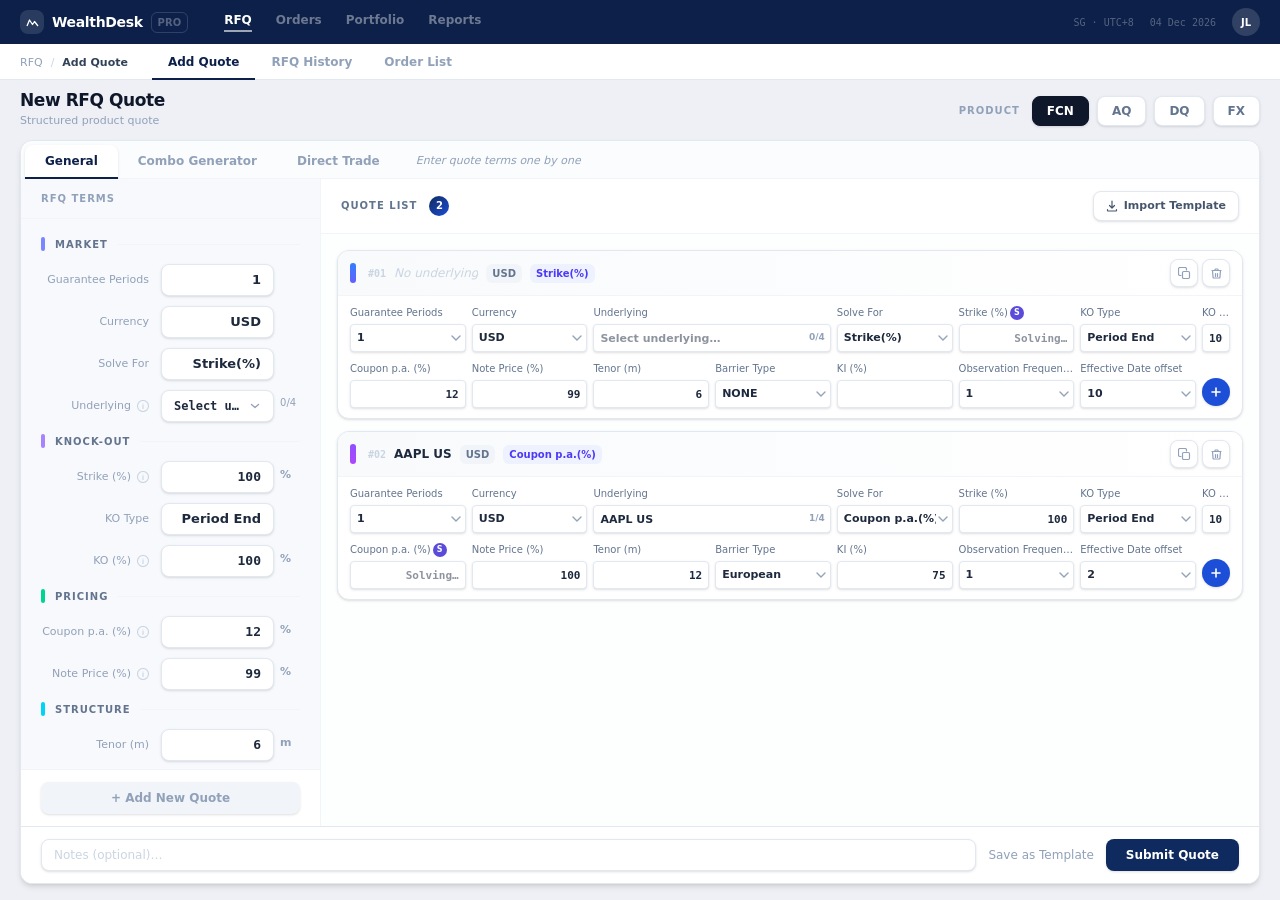
<file: index.html>
<!doctype html>
<html lang="en">
  <head>
    <meta charset="UTF-8" />
    <meta http-equiv="refresh" content="0; url=./New-RFQ-design/" />
    <title>New RFQ Design</title>
  </head>
  <body>
    <a href="./New-RFQ-design/">New RFQ Design</a>
  </body>
</html>
</file>
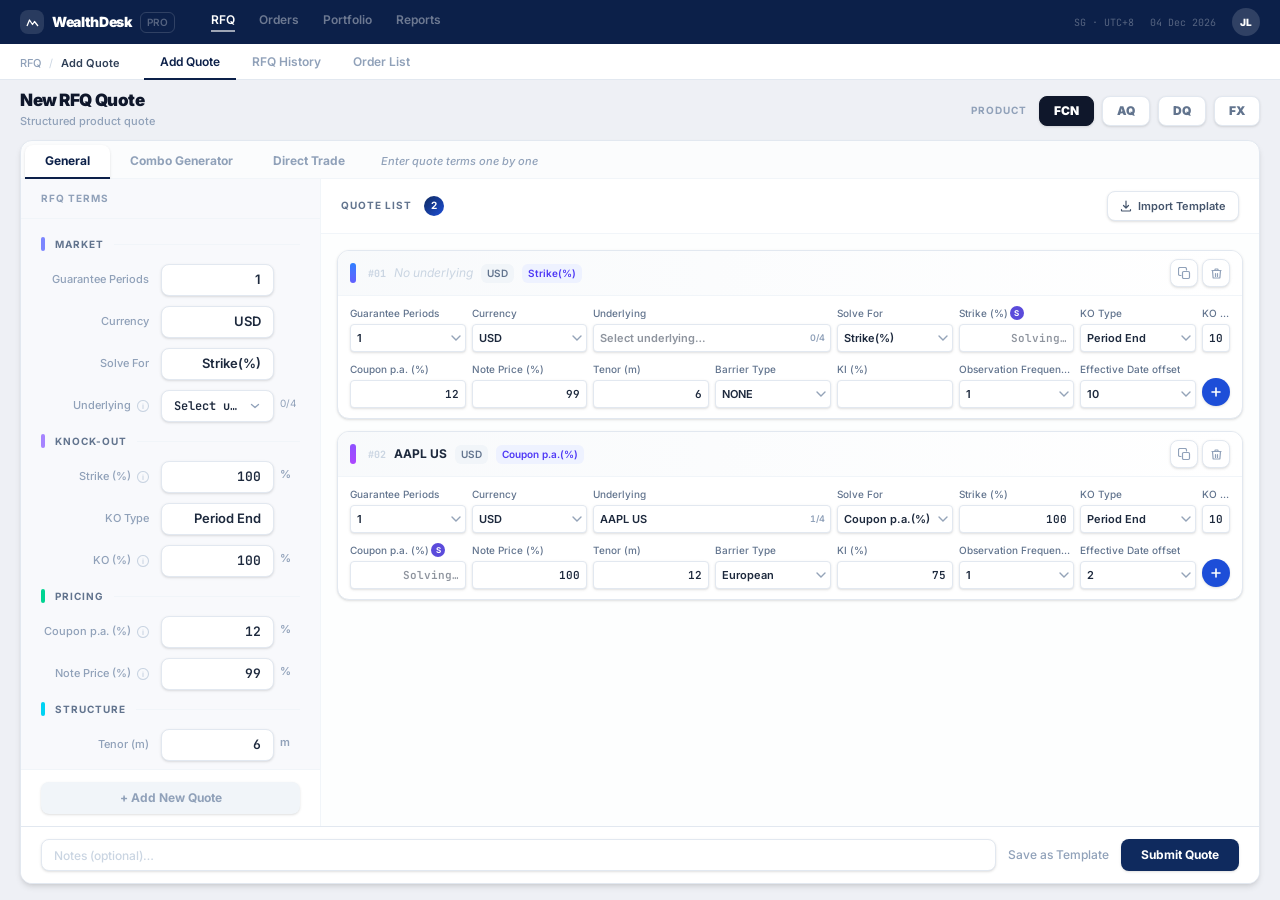
<file: New-RFQ-design/index.html>
<!doctype html>
<html lang="en">
  <head>
    <meta charset="UTF-8" />
    <meta name="viewport" content="width=device-width, initial-scale=1.0" />
    <title>Redesign RFQ Add Enquiry Page</title>
    <script type="module" crossorigin src="/New-RFQ-design/assets/index-Gc_6Q465.js"></script>
    <link rel="stylesheet" crossorigin href="/New-RFQ-design/assets/index-CAKx3Gws.css">
  </head>
  <body>
    <div id="root"></div>
  </body>
</html>
</file>
<file: New-RFQ-design/assets/index-CAKx3Gws.css>
@import "https://fonts.googleapis.com/css2?family=Inter:wght@300;400;500;600;700&display=swap";@import "https://fonts.googleapis.com/css2?family=JetBrains+Mono:wght@400;500&display=swap";@layer components;@layer properties{@supports (((-webkit-hyphens:none)) and (not (margin-trim:inline))) or ((-moz-orient:inline) and (not (color:rgb(from red r g b)))){*,:before,:after,::backdrop{--tw-translate-x:0;--tw-translate-y:0;--tw-translate-z:0;--tw-space-y-reverse:0;--tw-divide-y-reverse:0;--tw-border-style:solid;--tw-gradient-position:initial;--tw-gradient-from:#0000;--tw-gradient-via:#0000;--tw-gradient-to:#0000;--tw-gradient-stops:initial;--tw-gradient-via-stops:initial;--tw-gradient-from-position:0%;--tw-gradient-via-position:50%;--tw-gradient-to-position:100%;--tw-leading:initial;--tw-font-weight:initial;--tw-tracking:initial;--tw-ordinal:initial;--tw-slashed-zero:initial;--tw-numeric-figure:initial;--tw-numeric-spacing:initial;--tw-numeric-fraction:initial;--tw-shadow:0 0 #0000;--tw-shadow-color:initial;--tw-shadow-alpha:100%;--tw-inset-shadow:0 0 #0000;--tw-inset-shadow-color:initial;--tw-inset-shadow-alpha:100%;--tw-ring-color:initial;--tw-ring-shadow:0 0 #0000;--tw-inset-ring-color:initial;--tw-inset-ring-shadow:0 0 #0000;--tw-ring-inset:initial;--tw-ring-offset-width:0px;--tw-ring-offset-color:#fff;--tw-ring-offset-shadow:0 0 #0000;--tw-backdrop-blur:initial;--tw-backdrop-brightness:initial;--tw-backdrop-contrast:initial;--tw-backdrop-grayscale:initial;--tw-backdrop-hue-rotate:initial;--tw-backdrop-invert:initial;--tw-backdrop-opacity:initial;--tw-backdrop-saturate:initial;--tw-backdrop-sepia:initial;--tw-duration:initial;--tw-blur:initial;--tw-brightness:initial;--tw-contrast:initial;--tw-grayscale:initial;--tw-hue-rotate:initial;--tw-invert:initial;--tw-opacity:initial;--tw-saturate:initial;--tw-sepia:initial;--tw-drop-shadow:initial;--tw-drop-shadow-color:initial;--tw-drop-shadow-alpha:100%;--tw-drop-shadow-size:initial}}}@layer theme{:root,:host{--font-sans:"Inter", system-ui, -apple-system, sans-serif;--font-mono:"JetBrains Mono", monospace;--color-red-50:oklch(97.1% .013 17.38);--color-red-300:oklch(80.8% .114 19.571);--color-red-600:oklch(57.7% .245 27.325);--color-orange-500:oklch(70.5% .213 47.604);--color-amber-50:oklch(98.7% .022 95.277);--color-amber-200:oklch(92.4% .12 95.746);--color-amber-300:oklch(87.9% .169 91.605);--color-amber-400:oklch(82.8% .189 84.429);--color-amber-500:oklch(76.9% .188 70.08);--color-amber-600:oklch(66.6% .179 58.318);--color-amber-700:oklch(55.5% .163 48.998);--color-amber-800:oklch(47.3% .137 46.201);--color-emerald-50:oklch(97.9% .021 166.113);--color-emerald-200:oklch(90.5% .093 164.15);--color-emerald-300:oklch(84.5% .143 164.978);--color-emerald-400:oklch(76.5% .177 163.223);--color-emerald-500:oklch(69.6% .17 162.48);--color-emerald-600:oklch(59.6% .145 163.225);--color-emerald-700:oklch(50.8% .118 165.612);--color-emerald-800:oklch(43.2% .095 166.913);--color-teal-500:oklch(70.4% .14 182.503);--color-cyan-400:oklch(78.9% .154 211.53);--color-cyan-500:oklch(71.5% .143 215.221);--color-sky-50:oklch(97.7% .013 236.62);--color-sky-200:oklch(90.1% .058 230.902);--color-sky-700:oklch(50% .134 242.749);--color-blue-50:oklch(97% .014 254.604);--color-blue-100:oklch(93.2% .032 255.585);--color-blue-400:oklch(70.7% .165 254.624);--color-blue-500:oklch(62.3% .214 259.815);--color-blue-700:oklch(48.8% .243 264.376);--color-indigo-50:oklch(96.2% .018 272.314);--color-indigo-100:oklch(93% .034 272.788);--color-indigo-200:oklch(87% .065 274.039);--color-indigo-300:oklch(78.5% .115 274.713);--color-indigo-400:oklch(67.3% .182 276.935);--color-indigo-500:oklch(58.5% .233 277.117);--color-indigo-600:oklch(51.1% .262 276.966);--color-indigo-700:oklch(45.7% .24 277.023);--color-indigo-800:oklch(39.8% .195 277.366);--color-violet-50:oklch(96.9% .016 293.756);--color-violet-200:oklch(89.4% .057 293.283);--color-violet-400:oklch(70.2% .183 293.541);--color-violet-500:oklch(60.6% .25 292.717);--color-violet-600:oklch(54.1% .281 293.009);--color-violet-700:oklch(49.1% .27 292.581);--color-violet-800:oklch(43.2% .232 292.759);--color-purple-500:oklch(62.7% .265 303.9);--color-pink-500:oklch(65.6% .241 354.308);--color-rose-50:oklch(96.9% .015 12.422);--color-rose-100:oklch(94.1% .03 12.58);--color-rose-200:oklch(89.2% .058 10.001);--color-rose-300:oklch(81% .117 11.638);--color-rose-400:oklch(71.2% .194 13.428);--color-rose-500:oklch(64.5% .246 16.439);--color-rose-600:oklch(58.6% .253 17.585);--color-rose-700:oklch(51.4% .222 16.935);--color-slate-50:oklch(98.4% .003 247.858);--color-slate-100:oklch(96.8% .007 247.896);--color-slate-200:oklch(92.9% .013 255.508);--color-slate-300:oklch(86.9% .022 252.894);--color-slate-400:oklch(70.4% .04 256.788);--color-slate-500:oklch(55.4% .046 257.417);--color-slate-600:oklch(44.6% .043 257.281);--color-slate-700:oklch(37.2% .044 257.287);--color-slate-800:oklch(27.9% .041 260.031);--color-slate-900:oklch(20.8% .042 265.755);--color-black:#000;--color-white:#fff;--spacing:.25rem;--container-xs:20rem;--container-sm:24rem;--container-lg:32rem;--text-xs:.75rem;--text-xs--line-height:calc(1 / .75);--text-sm:.875rem;--text-sm--line-height:calc(1.25 / .875);--font-weight-normal:400;--font-weight-medium:500;--font-weight-semibold:600;--font-weight-bold:700;--font-weight-black:900;--tracking-tight:-.025em;--tracking-wider:.05em;--tracking-widest:.1em;--leading-tight:1.25;--leading-snug:1.375;--leading-relaxed:1.625;--radius-md:.375rem;--radius-lg:.5rem;--radius-xl:.75rem;--radius-2xl:1rem;--animate-spin:spin 1s linear infinite;--animate-pulse:pulse 2s cubic-bezier(.4, 0, .6, 1) infinite;--default-transition-duration:.15s;--default-transition-timing-function:cubic-bezier(.4, 0, .2, 1);--default-font-family:"Inter", system-ui, -apple-system, sans-serif;--default-mono-font-family:"JetBrains Mono", monospace;--color-background:#f2f3f5;--color-foreground:#0f1929}}@layer base{*,:after,:before,::backdrop{box-sizing:border-box;border:0 solid;margin:0;padding:0}::file-selector-button{box-sizing:border-box;border:0 solid;margin:0;padding:0}html,:host{-webkit-text-size-adjust:100%;tab-size:4;line-height:1.5;font-family:var(--default-font-family,-apple-system, BlinkMacSystemFont, "Segoe UI", Roboto, "Helvetica Neue", "Noto Sans", Arial, sans-serif, "Apple Color Emoji", "Segoe UI Emoji", "Segoe UI Symbol", "Noto Color Emoji");font-feature-settings:var(--default-font-feature-settings,normal);font-variation-settings:var(--default-font-variation-settings,normal);-webkit-tap-highlight-color:transparent}hr{height:0;color:inherit;border-top-width:1px}abbr:where([title]){-webkit-text-decoration:underline dotted;text-decoration:underline dotted}h1,h2,h3,h4,h5,h6{font-size:inherit;font-weight:inherit}a{color:inherit;-webkit-text-decoration:inherit;-webkit-text-decoration:inherit;-webkit-text-decoration:inherit;-webkit-text-decoration:inherit;text-decoration:inherit}b,strong{font-weight:bolder}code,kbd,samp,pre{font-family:var(--default-mono-font-family,ui-monospace, SFMono-Regular, Menlo, Monaco, Consolas, "Liberation Mono", "Courier New", monospace);font-feature-settings:var(--default-mono-font-feature-settings,normal);font-variation-settings:var(--default-mono-font-variation-settings,normal);font-size:1em}small{font-size:80%}sub,sup{vertical-align:baseline;font-size:75%;line-height:0;position:relative}sub{bottom:-.25em}sup{top:-.5em}table{text-indent:0;border-color:inherit;border-collapse:collapse}:-moz-focusring:where(:not(iframe)){outline:auto}progress{vertical-align:baseline}summary{display:list-item}ol,ul,menu{list-style:none}img,svg,video,canvas,audio,iframe,embed,object{vertical-align:middle;display:block}img,video{max-width:100%;height:auto}button,input,select,optgroup,textarea{font:inherit;font-feature-settings:inherit;font-variation-settings:inherit;letter-spacing:inherit;color:inherit;opacity:1;background-color:#0000;border-radius:0}::file-selector-button{font:inherit;font-feature-settings:inherit;font-variation-settings:inherit;letter-spacing:inherit;color:inherit;opacity:1;background-color:#0000;border-radius:0}:where(select:is([multiple],[size])) optgroup{font-weight:bolder}:where(select:is([multiple],[size])) optgroup option{padding-inline-start:20px}::file-selector-button{margin-inline-end:4px}::placeholder{opacity:1}@supports (not ((-webkit-appearance:-apple-pay-button))) or (contain-intrinsic-size:1px){::placeholder{color:currentColor}@supports (color:color-mix(in lab, red, red)){::placeholder{color:color-mix(in oklab, currentcolor 50%, transparent)}}}textarea{resize:vertical}::-webkit-search-decoration{-webkit-appearance:none}::-webkit-date-and-time-value{min-height:1lh;text-align:inherit}::-webkit-datetime-edit{display:inline-flex}::-webkit-datetime-edit-fields-wrapper{padding:0}::-webkit-datetime-edit{padding-block:0}::-webkit-datetime-edit-year-field{padding-block:0}::-webkit-datetime-edit-month-field{padding-block:0}::-webkit-datetime-edit-day-field{padding-block:0}::-webkit-datetime-edit-hour-field{padding-block:0}::-webkit-datetime-edit-minute-field{padding-block:0}::-webkit-datetime-edit-second-field{padding-block:0}::-webkit-datetime-edit-millisecond-field{padding-block:0}::-webkit-datetime-edit-meridiem-field{padding-block:0}::-webkit-calendar-picker-indicator{line-height:1}:-moz-ui-invalid{box-shadow:none}button,input:where([type=button],[type=reset],[type=submit]){appearance:button}::file-selector-button{appearance:button}::-webkit-inner-spin-button{height:auto}::-webkit-outer-spin-button{height:auto}[hidden]:where(:not([hidden=until-found])){display:none!important}}@layer utilities{.pointer-events-none{pointer-events:none}.absolute{position:absolute}.fixed{position:fixed}.relative{position:relative}.inset-0{inset:0}.top-1\/2{top:50%}.top-full{top:100%}.right-0{right:0}.right-1\.5{right:calc(var(--spacing) * 1.5)}.right-2{right:calc(var(--spacing) * 2)}.bottom-full{bottom:100%}.z-50{z-index:50}.col-span-2{grid-column:span 2/span 2}.col-span-full{grid-column:1/-1}.mx-1{margin-inline:var(--spacing)}.mx-4{margin-inline:calc(var(--spacing) * 4)}.mx-5{margin-inline:calc(var(--spacing) * 5)}.mx-auto{margin-inline:auto}.mt-0\.5{margin-top:calc(var(--spacing) * .5)}.mt-1{margin-top:var(--spacing)}.mt-1\.5{margin-top:calc(var(--spacing) * 1.5)}.mt-2{margin-top:calc(var(--spacing) * 2)}.mt-2\.5{margin-top:calc(var(--spacing) * 2.5)}.mt-3{margin-top:calc(var(--spacing) * 3)}.mt-8{margin-top:calc(var(--spacing) * 8)}.mr-1{margin-right:var(--spacing)}.mr-3{margin-right:calc(var(--spacing) * 3)}.mr-6{margin-right:calc(var(--spacing) * 6)}.-mb-px{margin-bottom:-1px}.mb-1{margin-bottom:var(--spacing)}.mb-1\.5{margin-bottom:calc(var(--spacing) * 1.5)}.mb-2{margin-bottom:calc(var(--spacing) * 2)}.mb-4{margin-bottom:calc(var(--spacing) * 4)}.mb-5{margin-bottom:calc(var(--spacing) * 5)}.ml-1{margin-left:var(--spacing)}.ml-1\.5{margin-left:calc(var(--spacing) * 1.5)}.ml-2{margin-left:calc(var(--spacing) * 2)}.ml-3{margin-left:calc(var(--spacing) * 3)}.ml-4{margin-left:calc(var(--spacing) * 4)}.ml-auto{margin-left:auto}.block{display:block}.flex{display:flex}.grid{display:grid}.hidden{display:none}.inline{display:inline}.inline-block{display:inline-block}.inline-flex{display:inline-flex}.table{display:table}.h-1{height:var(--spacing)}.h-1\.5{height:calc(var(--spacing) * 1.5)}.h-3{height:calc(var(--spacing) * 3)}.h-3\.5{height:calc(var(--spacing) * 3.5)}.h-4{height:calc(var(--spacing) * 4)}.h-5{height:calc(var(--spacing) * 5)}.h-6{height:calc(var(--spacing) * 6)}.h-7{height:calc(var(--spacing) * 7)}.h-8{height:calc(var(--spacing) * 8)}.h-9{height:calc(var(--spacing) * 9)}.h-11{height:calc(var(--spacing) * 11)}.h-14{height:calc(var(--spacing) * 14)}.h-16{height:calc(var(--spacing) * 16)}.h-full{height:100%}.h-px{height:1px}.h-screen{height:100vh}.min-h-0{min-height:0}.min-h-\[14px\]{min-height:14px}.min-h-\[220px\]{min-height:220px}.w-1{width:var(--spacing)}.w-1\.5{width:calc(var(--spacing) * 1.5)}.w-3\.5{width:calc(var(--spacing) * 3.5)}.w-4{width:calc(var(--spacing) * 4)}.w-5{width:calc(var(--spacing) * 5)}.w-6{width:calc(var(--spacing) * 6)}.w-7{width:calc(var(--spacing) * 7)}.w-14{width:calc(var(--spacing) * 14)}.w-16{width:calc(var(--spacing) * 16)}.w-20{width:calc(var(--spacing) * 20)}.w-24{width:calc(var(--spacing) * 24)}.w-40{width:calc(var(--spacing) * 40)}.w-full{width:100%}.w-max{width:max-content}.max-w-\[180px\]{max-width:180px}.max-w-full{max-width:100%}.max-w-lg{max-width:var(--container-lg)}.max-w-sm{max-width:var(--container-sm)}.max-w-xs{max-width:var(--container-xs)}.min-w-0{min-width:0}.min-w-\[1100px\]{min-width:1100px}.flex-1{flex:1}.shrink-0{flex-shrink:0}.-translate-y-1\/2{--tw-translate-y:calc(calc(1 / 2 * 100%) * -1);translate:var(--tw-translate-x) var(--tw-translate-y)}.rotate-180{rotate:180deg}.animate-pulse{animation:var(--animate-pulse)}.animate-spin{animation:var(--animate-spin)}.cursor-default{cursor:default}.cursor-not-allowed{cursor:not-allowed}.cursor-pointer{cursor:pointer}.cursor-wait{cursor:wait}.resize{resize:both}.appearance-none{appearance:none}.flex-col{flex-direction:column}.flex-wrap{flex-wrap:wrap}.items-baseline{align-items:baseline}.items-center{align-items:center}.items-end{align-items:flex-end}.items-start{align-items:flex-start}.justify-between{justify-content:space-between}.justify-center{justify-content:center}.justify-end{justify-content:flex-end}.justify-start{justify-content:flex-start}.gap-0\.5{gap:calc(var(--spacing) * .5)}.gap-1{gap:var(--spacing)}.gap-1\.5{gap:calc(var(--spacing) * 1.5)}.gap-2{gap:calc(var(--spacing) * 2)}.gap-2\.5{gap:calc(var(--spacing) * 2.5)}.gap-3{gap:calc(var(--spacing) * 3)}.gap-4{gap:calc(var(--spacing) * 4)}.gap-6{gap:calc(var(--spacing) * 6)}:where(.space-y-1>:not(:last-child)){--tw-space-y-reverse:0;margin-block-start:calc(var(--spacing) * var(--tw-space-y-reverse));margin-block-end:calc(var(--spacing) * calc(1 - var(--tw-space-y-reverse)))}:where(.space-y-1\.5>:not(:last-child)){--tw-space-y-reverse:0;margin-block-start:calc(calc(var(--spacing) * 1.5) * var(--tw-space-y-reverse));margin-block-end:calc(calc(var(--spacing) * 1.5) * calc(1 - var(--tw-space-y-reverse)))}:where(.space-y-2>:not(:last-child)){--tw-space-y-reverse:0;margin-block-start:calc(calc(var(--spacing) * 2) * var(--tw-space-y-reverse));margin-block-end:calc(calc(var(--spacing) * 2) * calc(1 - var(--tw-space-y-reverse)))}:where(.space-y-2\.5>:not(:last-child)){--tw-space-y-reverse:0;margin-block-start:calc(calc(var(--spacing) * 2.5) * var(--tw-space-y-reverse));margin-block-end:calc(calc(var(--spacing) * 2.5) * calc(1 - var(--tw-space-y-reverse)))}:where(.space-y-3>:not(:last-child)){--tw-space-y-reverse:0;margin-block-start:calc(calc(var(--spacing) * 3) * var(--tw-space-y-reverse));margin-block-end:calc(calc(var(--spacing) * 3) * calc(1 - var(--tw-space-y-reverse)))}.gap-x-1\.5{column-gap:calc(var(--spacing) * 1.5)}.gap-x-2{column-gap:calc(var(--spacing) * 2)}.gap-x-3{column-gap:calc(var(--spacing) * 3)}.gap-x-8{column-gap:calc(var(--spacing) * 8)}.gap-y-1{row-gap:var(--spacing)}.gap-y-1\.5{row-gap:calc(var(--spacing) * 1.5)}.gap-y-2\.5{row-gap:calc(var(--spacing) * 2.5)}:where(.divide-y>:not(:last-child)){--tw-divide-y-reverse:0;border-bottom-style:var(--tw-border-style);border-top-style:var(--tw-border-style);border-top-width:calc(1px * var(--tw-divide-y-reverse));border-bottom-width:calc(1px * calc(1 - var(--tw-divide-y-reverse)))}:where(.divide-slate-100>:not(:last-child)){border-color:var(--color-slate-100)}.justify-self-end{justify-self:flex-end}.justify-self-start{justify-self:flex-start}.truncate{text-overflow:ellipsis;white-space:nowrap;overflow:hidden}.overflow-auto{overflow:auto}.overflow-hidden{overflow:hidden}.overflow-x-hidden{overflow-x:hidden}.overflow-y-auto{overflow-y:auto}.rounded{border-radius:4px}.rounded-2xl{border-radius:var(--radius-2xl)}.rounded-full{border-radius:2147483647px}.rounded-lg{border-radius:var(--radius-lg)}.rounded-md{border-radius:var(--radius-md)}.rounded-xl{border-radius:var(--radius-xl)}.rounded-t-lg{border-top-left-radius:var(--radius-lg);border-top-right-radius:var(--radius-lg)}.rounded-t-xl{border-top-left-radius:var(--radius-xl);border-top-right-radius:var(--radius-xl)}.border{border-style:var(--tw-border-style);border-width:1px}.border-2{border-style:var(--tw-border-style);border-width:2px}.border-4{border-style:var(--tw-border-style);border-width:4px}.border-t{border-top-style:var(--tw-border-style);border-top-width:1px}.border-r{border-right-style:var(--tw-border-style);border-right-width:1px}.border-b{border-bottom-style:var(--tw-border-style);border-bottom-width:1px}.border-b-2{border-bottom-style:var(--tw-border-style);border-bottom-width:2px}.border-dashed{--tw-border-style:dashed;border-style:dashed}.border-\[\#0C2049\]{border-color:#0c2049}.border-\[\#0F2A5E\]{border-color:#0f2a5e}.border-amber-200{border-color:var(--color-amber-200)}.border-amber-300{border-color:var(--color-amber-300)}.border-blue-100{border-color:var(--color-blue-100)}.border-emerald-200{border-color:var(--color-emerald-200)}.border-emerald-300{border-color:var(--color-emerald-300)}.border-indigo-100{border-color:var(--color-indigo-100)}.border-indigo-200{border-color:var(--color-indigo-200)}.border-rose-200{border-color:var(--color-rose-200)}.border-rose-300{border-color:var(--color-rose-300)}.border-sky-200{border-color:var(--color-sky-200)}.border-slate-50{border-color:var(--color-slate-50)}.border-slate-100{border-color:var(--color-slate-100)}.border-slate-200{border-color:var(--color-slate-200)}.border-slate-300{border-color:var(--color-slate-300)}.border-slate-900{border-color:var(--color-slate-900)}.border-transparent{border-color:#0000}.border-violet-200{border-color:var(--color-violet-200)}.border-violet-700{border-color:var(--color-violet-700)}.border-white\/15{border-color:#ffffff26}@supports (color:color-mix(in lab, red, red)){.border-white\/15{border-color:color-mix(in oklab, var(--color-white) 15%, transparent)}}.border-white\/60{border-color:#fff9}@supports (color:color-mix(in lab, red, red)){.border-white\/60{border-color:color-mix(in oklab, var(--color-white) 60%, transparent)}}.border-t-slate-800{border-top-color:var(--color-slate-800)}.bg-\[\#0C2049\]{background-color:#0c2049}.bg-\[\#0F2A5E\]{background-color:#0f2a5e}.bg-amber-50{background-color:var(--color-amber-50)}.bg-amber-50\/60{background-color:#fffbeb99}@supports (color:color-mix(in lab, red, red)){.bg-amber-50\/60{background-color:color-mix(in oklab, var(--color-amber-50) 60%, transparent)}}.bg-amber-400{background-color:var(--color-amber-400)}.bg-amber-500{background-color:var(--color-amber-500)}.bg-black\/20{background-color:#0003}@supports (color:color-mix(in lab, red, red)){.bg-black\/20{background-color:color-mix(in oklab, var(--color-black) 20%, transparent)}}.bg-black\/25{background-color:#00000040}@supports (color:color-mix(in lab, red, red)){.bg-black\/25{background-color:color-mix(in oklab, var(--color-black) 25%, transparent)}}.bg-blue-50{background-color:var(--color-blue-50)}.bg-blue-400{background-color:var(--color-blue-400)}.bg-cyan-400{background-color:var(--color-cyan-400)}.bg-emerald-50{background-color:var(--color-emerald-50)}.bg-emerald-50\/30{background-color:#ecfdf54d}@supports (color:color-mix(in lab, red, red)){.bg-emerald-50\/30{background-color:color-mix(in oklab, var(--color-emerald-50) 30%, transparent)}}.bg-emerald-400{background-color:var(--color-emerald-400)}.bg-emerald-500{background-color:var(--color-emerald-500)}.bg-emerald-600{background-color:var(--color-emerald-600)}.bg-indigo-50{background-color:var(--color-indigo-50)}.bg-indigo-50\/40{background-color:#eef2ff66}@supports (color:color-mix(in lab, red, red)){.bg-indigo-50\/40{background-color:color-mix(in oklab, var(--color-indigo-50) 40%, transparent)}}.bg-indigo-50\/50{background-color:#eef2ff80}@supports (color:color-mix(in lab, red, red)){.bg-indigo-50\/50{background-color:color-mix(in oklab, var(--color-indigo-50) 50%, transparent)}}.bg-indigo-50\/60{background-color:#eef2ff99}@supports (color:color-mix(in lab, red, red)){.bg-indigo-50\/60{background-color:color-mix(in oklab, var(--color-indigo-50) 60%, transparent)}}.bg-indigo-400{background-color:var(--color-indigo-400)}.bg-rose-50{background-color:var(--color-rose-50)}.bg-rose-400{background-color:var(--color-rose-400)}.bg-sky-50{background-color:var(--color-sky-50)}.bg-slate-50{background-color:var(--color-slate-50)}.bg-slate-50\/30{background-color:#f8fafc4d}@supports (color:color-mix(in lab, red, red)){.bg-slate-50\/30{background-color:color-mix(in oklab, var(--color-slate-50) 30%, transparent)}}.bg-slate-50\/50{background-color:#f8fafc80}@supports (color:color-mix(in lab, red, red)){.bg-slate-50\/50{background-color:color-mix(in oklab, var(--color-slate-50) 50%, transparent)}}.bg-slate-50\/60{background-color:#f8fafc99}@supports (color:color-mix(in lab, red, red)){.bg-slate-50\/60{background-color:color-mix(in oklab, var(--color-slate-50) 60%, transparent)}}.bg-slate-50\/70{background-color:#f8fafcb3}@supports (color:color-mix(in lab, red, red)){.bg-slate-50\/70{background-color:color-mix(in oklab, var(--color-slate-50) 70%, transparent)}}.bg-slate-50\/80{background-color:#f8fafccc}@supports (color:color-mix(in lab, red, red)){.bg-slate-50\/80{background-color:color-mix(in oklab, var(--color-slate-50) 80%, transparent)}}.bg-slate-100{background-color:var(--color-slate-100)}.bg-slate-200{background-color:var(--color-slate-200)}.bg-slate-300{background-color:var(--color-slate-300)}.bg-slate-400{background-color:var(--color-slate-400)}.bg-slate-800{background-color:var(--color-slate-800)}.bg-slate-900{background-color:var(--color-slate-900)}.bg-transparent{background-color:#0000}.bg-violet-50{background-color:var(--color-violet-50)}.bg-violet-50\/60{background-color:#f5f3ff99}@supports (color:color-mix(in lab, red, red)){.bg-violet-50\/60{background-color:color-mix(in oklab, var(--color-violet-50) 60%, transparent)}}.bg-violet-400{background-color:var(--color-violet-400)}.bg-violet-700{background-color:var(--color-violet-700)}.bg-white{background-color:var(--color-white)}.bg-gradient-to-b{--tw-gradient-position:to bottom in oklab;background-image:linear-gradient(var(--tw-gradient-stops))}.bg-gradient-to-r{--tw-gradient-position:to right in oklab;background-image:linear-gradient(var(--tw-gradient-stops))}.from-amber-500{--tw-gradient-from:var(--color-amber-500);--tw-gradient-stops:var(--tw-gradient-via-stops,var(--tw-gradient-position), var(--tw-gradient-from) var(--tw-gradient-from-position), var(--tw-gradient-to) var(--tw-gradient-to-position))}.from-blue-500{--tw-gradient-from:var(--color-blue-500);--tw-gradient-stops:var(--tw-gradient-via-stops,var(--tw-gradient-position), var(--tw-gradient-from) var(--tw-gradient-from-position), var(--tw-gradient-to) var(--tw-gradient-to-position))}.from-cyan-500{--tw-gradient-from:var(--color-cyan-500);--tw-gradient-stops:var(--tw-gradient-via-stops,var(--tw-gradient-position), var(--tw-gradient-from) var(--tw-gradient-from-position), var(--tw-gradient-to) var(--tw-gradient-to-position))}.from-emerald-500{--tw-gradient-from:var(--color-emerald-500);--tw-gradient-stops:var(--tw-gradient-via-stops,var(--tw-gradient-position), var(--tw-gradient-from) var(--tw-gradient-from-position), var(--tw-gradient-to) var(--tw-gradient-to-position))}.from-pink-500{--tw-gradient-from:var(--color-pink-500);--tw-gradient-stops:var(--tw-gradient-via-stops,var(--tw-gradient-position), var(--tw-gradient-from) var(--tw-gradient-from-position), var(--tw-gradient-to) var(--tw-gradient-to-position))}.from-slate-50{--tw-gradient-from:var(--color-slate-50);--tw-gradient-stops:var(--tw-gradient-via-stops,var(--tw-gradient-position), var(--tw-gradient-from) var(--tw-gradient-from-position), var(--tw-gradient-to) var(--tw-gradient-to-position))}.from-violet-500{--tw-gradient-from:var(--color-violet-500);--tw-gradient-stops:var(--tw-gradient-via-stops,var(--tw-gradient-position), var(--tw-gradient-from) var(--tw-gradient-from-position), var(--tw-gradient-to) var(--tw-gradient-to-position))}.to-blue-500{--tw-gradient-to:var(--color-blue-500);--tw-gradient-stops:var(--tw-gradient-via-stops,var(--tw-gradient-position), var(--tw-gradient-from) var(--tw-gradient-from-position), var(--tw-gradient-to) var(--tw-gradient-to-position))}.to-indigo-500{--tw-gradient-to:var(--color-indigo-500);--tw-gradient-stops:var(--tw-gradient-via-stops,var(--tw-gradient-position), var(--tw-gradient-from) var(--tw-gradient-from-position), var(--tw-gradient-to) var(--tw-gradient-to-position))}.to-orange-500{--tw-gradient-to:var(--color-orange-500);--tw-gradient-stops:var(--tw-gradient-via-stops,var(--tw-gradient-position), var(--tw-gradient-from) var(--tw-gradient-from-position), var(--tw-gradient-to) var(--tw-gradient-to-position))}.to-purple-500{--tw-gradient-to:var(--color-purple-500);--tw-gradient-stops:var(--tw-gradient-via-stops,var(--tw-gradient-position), var(--tw-gradient-from) var(--tw-gradient-from-position), var(--tw-gradient-to) var(--tw-gradient-to-position))}.to-rose-500{--tw-gradient-to:var(--color-rose-500);--tw-gradient-stops:var(--tw-gradient-via-stops,var(--tw-gradient-position), var(--tw-gradient-from) var(--tw-gradient-from-position), var(--tw-gradient-to) var(--tw-gradient-to-position))}.to-teal-500{--tw-gradient-to:var(--color-teal-500);--tw-gradient-stops:var(--tw-gradient-via-stops,var(--tw-gradient-position), var(--tw-gradient-from) var(--tw-gradient-from-position), var(--tw-gradient-to) var(--tw-gradient-to-position))}.to-white{--tw-gradient-to:var(--color-white);--tw-gradient-stops:var(--tw-gradient-via-stops,var(--tw-gradient-position), var(--tw-gradient-from) var(--tw-gradient-from-position), var(--tw-gradient-to) var(--tw-gradient-to-position))}.bg-\[length\:10px\]{background-size:10px}.bg-\[right_4px_center\]{background-position:right 4px center}.bg-no-repeat{background-repeat:no-repeat}.p-0\.5{padding:calc(var(--spacing) * .5)}.p-6{padding:calc(var(--spacing) * 6)}.px-1{padding-inline:var(--spacing)}.px-1\.5{padding-inline:calc(var(--spacing) * 1.5)}.px-2{padding-inline:calc(var(--spacing) * 2)}.px-2\.5{padding-inline:calc(var(--spacing) * 2.5)}.px-3{padding-inline:calc(var(--spacing) * 3)}.px-3\.5{padding-inline:calc(var(--spacing) * 3.5)}.px-4{padding-inline:calc(var(--spacing) * 4)}.px-5{padding-inline:calc(var(--spacing) * 5)}.py-0\.5{padding-block:calc(var(--spacing) * .5)}.py-1{padding-block:var(--spacing)}.py-1\.5{padding-block:calc(var(--spacing) * 1.5)}.py-2{padding-block:calc(var(--spacing) * 2)}.py-2\.5{padding-block:calc(var(--spacing) * 2.5)}.py-3{padding-block:calc(var(--spacing) * 3)}.py-4{padding-block:calc(var(--spacing) * 4)}.py-6{padding-block:calc(var(--spacing) * 6)}.pt-1{padding-top:var(--spacing)}.pt-2{padding-top:calc(var(--spacing) * 2)}.pt-3{padding-top:calc(var(--spacing) * 3)}.pr-3{padding-right:calc(var(--spacing) * 3)}.pr-4{padding-right:calc(var(--spacing) * 4)}.pr-9{padding-right:calc(var(--spacing) * 9)}.pr-\[1\.625rem\]{padding-right:1.625rem}.pb-0\.5{padding-bottom:calc(var(--spacing) * .5)}.pb-1{padding-bottom:var(--spacing)}.pb-2{padding-bottom:calc(var(--spacing) * 2)}.pb-2\.5{padding-bottom:calc(var(--spacing) * 2.5)}.pb-3{padding-bottom:calc(var(--spacing) * 3)}.pl-\[120px\]{padding-left:120px}.text-center{text-align:center}.text-left{text-align:left}.text-right{text-align:right}.align-middle{vertical-align:middle}.font-mono{font-family:JetBrains Mono,monospace}.text-sm{font-size:var(--text-sm);line-height:var(--tw-leading,var(--text-sm--line-height))}.text-xs{font-size:var(--text-xs);line-height:var(--tw-leading,var(--text-xs--line-height))}.text-\[8px\]{font-size:8px}.text-\[9px\]{font-size:9px}.text-\[10px\]{font-size:10px}.text-\[11px\]{font-size:11px}.text-\[12px\]{font-size:12px}.text-\[13px\]{font-size:13px}.text-\[14px\]{font-size:14px}.text-\[17px\]{font-size:17px}.leading-none{--tw-leading:1;line-height:1}.leading-relaxed{--tw-leading:var(--leading-relaxed);line-height:var(--leading-relaxed)}.leading-snug{--tw-leading:var(--leading-snug);line-height:var(--leading-snug)}.leading-tight{--tw-leading:var(--leading-tight);line-height:var(--leading-tight)}.font-black{--tw-font-weight:var(--font-weight-black);font-weight:var(--font-weight-black)}.font-bold{--tw-font-weight:var(--font-weight-bold);font-weight:var(--font-weight-bold)}.font-medium{--tw-font-weight:var(--font-weight-medium);font-weight:var(--font-weight-medium)}.font-normal{--tw-font-weight:var(--font-weight-normal);font-weight:var(--font-weight-normal)}.font-semibold{--tw-font-weight:var(--font-weight-semibold);font-weight:var(--font-weight-semibold)}.tracking-tight{--tw-tracking:var(--tracking-tight);letter-spacing:var(--tracking-tight)}.tracking-wider{--tw-tracking:var(--tracking-wider);letter-spacing:var(--tracking-wider)}.tracking-widest{--tw-tracking:var(--tracking-widest);letter-spacing:var(--tracking-widest)}.break-words{overflow-wrap:break-word}.whitespace-normal{white-space:normal}.whitespace-nowrap{white-space:nowrap}.text-\[\#0C2049\]{color:#0c2049}.text-\[\#0F2A5E\]{color:#0f2a5e}.text-\[\#1D4ED8\]{color:#1d4ed8}.text-amber-600{color:var(--color-amber-600)}.text-amber-700{color:var(--color-amber-700)}.text-amber-800{color:var(--color-amber-800)}.text-blue-400{color:var(--color-blue-400)}.text-blue-700{color:var(--color-blue-700)}.text-emerald-600{color:var(--color-emerald-600)}.text-emerald-700{color:var(--color-emerald-700)}.text-emerald-800{color:var(--color-emerald-800)}.text-indigo-400{color:var(--color-indigo-400)}.text-indigo-600{color:var(--color-indigo-600)}.text-indigo-700{color:var(--color-indigo-700)}.text-indigo-800{color:var(--color-indigo-800)}.text-rose-500{color:var(--color-rose-500)}.text-rose-600{color:var(--color-rose-600)}.text-rose-700{color:var(--color-rose-700)}.text-sky-700{color:var(--color-sky-700)}.text-slate-200{color:var(--color-slate-200)}.text-slate-300{color:var(--color-slate-300)}.text-slate-400{color:var(--color-slate-400)}.text-slate-500{color:var(--color-slate-500)}.text-slate-600{color:var(--color-slate-600)}.text-slate-700{color:var(--color-slate-700)}.text-slate-800{color:var(--color-slate-800)}.text-slate-900{color:var(--color-slate-900)}.text-violet-400{color:var(--color-violet-400)}.text-violet-600{color:var(--color-violet-600)}.text-violet-700{color:var(--color-violet-700)}.text-violet-800{color:var(--color-violet-800)}.text-white{color:var(--color-white)}.text-white\/30{color:#ffffff4d}@supports (color:color-mix(in lab, red, red)){.text-white\/30{color:color-mix(in oklab, var(--color-white) 30%, transparent)}}.text-white\/40{color:#fff6}@supports (color:color-mix(in lab, red, red)){.text-white\/40{color:color-mix(in oklab, var(--color-white) 40%, transparent)}}.text-white\/70{color:#ffffffb3}@supports (color:color-mix(in lab, red, red)){.text-white\/70{color:color-mix(in oklab, var(--color-white) 70%, transparent)}}.uppercase{text-transform:uppercase}.italic{font-style:italic}.tabular-nums{--tw-numeric-spacing:tabular-nums;font-variant-numeric:var(--tw-ordinal,) var(--tw-slashed-zero,) var(--tw-numeric-figure,) var(--tw-numeric-spacing,) var(--tw-numeric-fraction,)}.line-through{text-decoration-line:line-through}.underline{text-decoration-line:underline}.decoration-slate-300{-webkit-text-decoration-color:var(--color-slate-300);-webkit-text-decoration-color:var(--color-slate-300);-webkit-text-decoration-color:var(--color-slate-300);text-decoration-color:var(--color-slate-300)}.placeholder-slate-300::placeholder{color:var(--color-slate-300)}.placeholder-slate-400::placeholder{color:var(--color-slate-400)}.accent-\[\#0F2A5E\]{accent-color:#0f2a5e}.opacity-30{opacity:.3}.opacity-40{opacity:.4}.shadow-2xl{--tw-shadow:0 25px 50px -12px var(--tw-shadow-color,#00000040);box-shadow:var(--tw-inset-shadow), var(--tw-inset-ring-shadow), var(--tw-ring-offset-shadow), var(--tw-ring-shadow), var(--tw-shadow)}.shadow-lg{--tw-shadow:0 10px 15px -3px var(--tw-shadow-color,#0000001a), 0 4px 6px -4px var(--tw-shadow-color,#0000001a);box-shadow:var(--tw-inset-shadow), var(--tw-inset-ring-shadow), var(--tw-ring-offset-shadow), var(--tw-ring-shadow), var(--tw-shadow)}.shadow-md{--tw-shadow:0 4px 6px -1px var(--tw-shadow-color,#0000001a), 0 2px 4px -2px var(--tw-shadow-color,#0000001a);box-shadow:var(--tw-inset-shadow), var(--tw-inset-ring-shadow), var(--tw-ring-offset-shadow), var(--tw-ring-shadow), var(--tw-shadow)}.shadow-sm{--tw-shadow:0 1px 3px 0 var(--tw-shadow-color,#0000001a), 0 1px 2px -1px var(--tw-shadow-color,#0000001a);box-shadow:var(--tw-inset-shadow), var(--tw-inset-ring-shadow), var(--tw-ring-offset-shadow), var(--tw-ring-shadow), var(--tw-shadow)}.ring-2{--tw-ring-shadow:var(--tw-ring-inset,) 0 0 0 calc(2px + var(--tw-ring-offset-width)) var(--tw-ring-color,currentcolor);box-shadow:var(--tw-inset-shadow), var(--tw-inset-ring-shadow), var(--tw-ring-offset-shadow), var(--tw-ring-shadow), var(--tw-shadow)}.ring-\[\#0F2A5E\]\/20{--tw-ring-color:oklab(29.8774% -.0140807 -.09775/.2)}.backdrop-blur-\[1px\]{--tw-backdrop-blur:blur(1px);-webkit-backdrop-filter:var(--tw-backdrop-blur,) var(--tw-backdrop-brightness,) var(--tw-backdrop-contrast,) var(--tw-backdrop-grayscale,) var(--tw-backdrop-hue-rotate,) var(--tw-backdrop-invert,) var(--tw-backdrop-opacity,) var(--tw-backdrop-saturate,) var(--tw-backdrop-sepia,);backdrop-filter:var(--tw-backdrop-blur,) var(--tw-backdrop-brightness,) var(--tw-backdrop-contrast,) var(--tw-backdrop-grayscale,) var(--tw-backdrop-hue-rotate,) var(--tw-backdrop-invert,) var(--tw-backdrop-opacity,) var(--tw-backdrop-saturate,) var(--tw-backdrop-sepia,)}.backdrop-blur-\[2px\]{--tw-backdrop-blur:blur(2px);-webkit-backdrop-filter:var(--tw-backdrop-blur,) var(--tw-backdrop-brightness,) var(--tw-backdrop-contrast,) var(--tw-backdrop-grayscale,) var(--tw-backdrop-hue-rotate,) var(--tw-backdrop-invert,) var(--tw-backdrop-opacity,) var(--tw-backdrop-saturate,) var(--tw-backdrop-sepia,);backdrop-filter:var(--tw-backdrop-blur,) var(--tw-backdrop-brightness,) var(--tw-backdrop-contrast,) var(--tw-backdrop-grayscale,) var(--tw-backdrop-hue-rotate,) var(--tw-backdrop-invert,) var(--tw-backdrop-opacity,) var(--tw-backdrop-saturate,) var(--tw-backdrop-sepia,)}.transition{transition-property:color,background-color,border-color,outline-color,text-decoration-color,fill,stroke,--tw-gradient-from,--tw-gradient-via,--tw-gradient-to,opacity,box-shadow,transform,translate,scale,rotate,filter,-webkit-backdrop-filter,backdrop-filter,display,content-visibility,overlay,pointer-events;transition-timing-function:var(--tw-ease,var(--default-transition-timing-function));transition-duration:var(--tw-duration,var(--default-transition-duration))}.transition-all{transition-property:all;transition-timing-function:var(--tw-ease,var(--default-transition-timing-function));transition-duration:var(--tw-duration,var(--default-transition-duration))}.transition-colors{transition-property:color,background-color,border-color,outline-color,text-decoration-color,fill,stroke,--tw-gradient-from,--tw-gradient-via,--tw-gradient-to;transition-timing-function:var(--tw-ease,var(--default-transition-timing-function));transition-duration:var(--tw-duration,var(--default-transition-duration))}.transition-transform{transition-property:transform,translate,scale,rotate;transition-timing-function:var(--tw-ease,var(--default-transition-timing-function));transition-duration:var(--tw-duration,var(--default-transition-duration))}.duration-150{--tw-duration:.15s;transition-duration:.15s}.duration-200{--tw-duration:.2s;transition-duration:.2s}.duration-1000{--tw-duration:1s;transition-duration:1s}.select-none{-webkit-user-select:none;user-select:none}@media (hover:hover){.group-hover\/tip\:flex:is(:where(.group\/tip):hover *){display:flex}}.placeholder\:font-normal::placeholder{--tw-font-weight:var(--font-weight-normal);font-weight:var(--font-weight-normal)}.placeholder\:text-slate-300::placeholder{color:var(--color-slate-300)}.last\:border-b-0:last-child{border-bottom-style:var(--tw-border-style);border-bottom-width:0}@media (hover:hover){.hover\:border-indigo-300:hover{border-color:var(--color-indigo-300)}.hover\:border-red-300:hover{border-color:var(--color-red-300)}.hover\:border-slate-300:hover{border-color:var(--color-slate-300)}.hover\:border-slate-400:hover{border-color:var(--color-slate-400)}.hover\:border-slate-500:hover{border-color:var(--color-slate-500)}.hover\:border-white\/30:hover{border-color:#ffffff4d}@supports (color:color-mix(in lab, red, red)){.hover\:border-white\/30:hover{border-color:color-mix(in oklab, var(--color-white) 30%, transparent)}}.hover\:bg-\[\#1a3a7e\]:hover{background-color:#1a3a7e}.hover\:bg-indigo-50:hover{background-color:var(--color-indigo-50)}.hover\:bg-red-50:hover{background-color:var(--color-red-50)}.hover\:bg-rose-100:hover{background-color:var(--color-rose-100)}.hover\:bg-slate-50:hover{background-color:var(--color-slate-50)}.hover\:bg-slate-100:hover{background-color:var(--color-slate-100)}.hover\:bg-violet-50:hover{background-color:var(--color-violet-50)}.hover\:bg-white:hover{background-color:var(--color-white)}.hover\:bg-white\/60:hover{background-color:#fff9}@supports (color:color-mix(in lab, red, red)){.hover\:bg-white\/60:hover{background-color:color-mix(in oklab, var(--color-white) 60%, transparent)}}.hover\:text-blue-700:hover{color:var(--color-blue-700)}.hover\:text-indigo-600:hover{color:var(--color-indigo-600)}.hover\:text-indigo-700:hover{color:var(--color-indigo-700)}.hover\:text-indigo-800:hover{color:var(--color-indigo-800)}.hover\:text-red-600:hover{color:var(--color-red-600)}.hover\:text-slate-500:hover{color:var(--color-slate-500)}.hover\:text-slate-600:hover{color:var(--color-slate-600)}.hover\:text-slate-700:hover{color:var(--color-slate-700)}.hover\:text-slate-800:hover{color:var(--color-slate-800)}.hover\:text-violet-700:hover{color:var(--color-violet-700)}.hover\:text-violet-800:hover{color:var(--color-violet-800)}.hover\:text-white\/70:hover{color:#ffffffb3}@supports (color:color-mix(in lab, red, red)){.hover\:text-white\/70:hover{color:color-mix(in oklab, var(--color-white) 70%, transparent)}}.hover\:underline:hover{text-decoration-line:underline}.hover\:shadow-md:hover{--tw-shadow:0 4px 6px -1px var(--tw-shadow-color,#0000001a), 0 2px 4px -2px var(--tw-shadow-color,#0000001a);box-shadow:var(--tw-inset-shadow), var(--tw-inset-ring-shadow), var(--tw-ring-offset-shadow), var(--tw-ring-shadow), var(--tw-shadow)}.hover\:shadow-sm:hover{--tw-shadow:0 1px 3px 0 var(--tw-shadow-color,#0000001a), 0 1px 2px -1px var(--tw-shadow-color,#0000001a);box-shadow:var(--tw-inset-shadow), var(--tw-inset-ring-shadow), var(--tw-ring-offset-shadow), var(--tw-ring-shadow), var(--tw-shadow)}.hover\:brightness-110:hover{--tw-brightness:brightness(110%);filter:var(--tw-blur,) var(--tw-brightness,) var(--tw-contrast,) var(--tw-grayscale,) var(--tw-hue-rotate,) var(--tw-invert,) var(--tw-saturate,) var(--tw-sepia,) var(--tw-drop-shadow,)}}.focus\:border-\[\#0F2A5E\]:focus{border-color:#0f2a5e}.focus\:shadow-md:focus{--tw-shadow:0 4px 6px -1px var(--tw-shadow-color,#0000001a), 0 2px 4px -2px var(--tw-shadow-color,#0000001a);box-shadow:var(--tw-inset-shadow), var(--tw-inset-ring-shadow), var(--tw-ring-offset-shadow), var(--tw-ring-shadow), var(--tw-shadow)}.focus\:ring-1:focus{--tw-ring-shadow:var(--tw-ring-inset,) 0 0 0 calc(1px + var(--tw-ring-offset-width)) var(--tw-ring-color,currentcolor);box-shadow:var(--tw-inset-shadow), var(--tw-inset-ring-shadow), var(--tw-ring-offset-shadow), var(--tw-ring-shadow), var(--tw-shadow)}.focus\:ring-2:focus{--tw-ring-shadow:var(--tw-ring-inset,) 0 0 0 calc(2px + var(--tw-ring-offset-width)) var(--tw-ring-color,currentcolor);box-shadow:var(--tw-inset-shadow), var(--tw-inset-ring-shadow), var(--tw-ring-offset-shadow), var(--tw-ring-shadow), var(--tw-shadow)}.focus\:ring-\[\#0F2A5E\]\/20:focus{--tw-ring-color:oklab(29.8774% -.0140807 -.09775/.2)}.focus\:ring-\[\#0F2A5E\]\/25:focus{--tw-ring-color:oklab(29.8774% -.0140807 -.09775/.25)}.focus\:outline-none:focus{--tw-outline-style:none;outline-style:none}.disabled\:cursor-not-allowed:disabled{cursor:not-allowed}.disabled\:bg-slate-50:disabled{background-color:var(--color-slate-50)}.disabled\:text-slate-400:disabled{color:var(--color-slate-400)}.disabled\:opacity-30:disabled{opacity:.3}.\[\&_input\]\:border-rose-400 input,.\[\&_select\]\:border-rose-400 select{border-color:var(--color-rose-400)}}*{box-sizing:border-box}body{font-family:var(--font-sans);background-color:var(--color-background);color:var(--color-foreground);-webkit-font-smoothing:antialiased;font-size:14px;line-height:1.5}.rfq-enquiry-container{container:rfq-enquiry/inline-size}.rfq-enquiry-grid{grid-template-columns:minmax(0,.55fr) minmax(0,.7fr) minmax(0,1.55fr) minmax(0,1.05fr) minmax(0,.8fr) minmax(0,.95fr) minmax(0,.65fr) minmax(0,.85fr) minmax(0,.85fr) minmax(0,.55fr) minmax(0,.8fr) minmax(0,.55fr) minmax(0,.85fr) minmax(0,.85fr) 28px;display:grid}@container (width<=980px){.rfq-enquiry-grid{grid-template-columns:repeat(7,minmax(0,1fr)) 28px}.rfq-enquiry-grid>.rfq-col-underlying{grid-column:span 2}}@container (width<=640px){.rfq-enquiry-grid{grid-template-columns:repeat(4,minmax(0,1fr)) 28px}.rfq-enquiry-grid>.rfq-col-underlying{grid-column:span 2}}.rfq-direct-grid{grid-template-columns:minmax(0,.5fr) minmax(0,.65fr) minmax(0,1.4fr) minmax(0,.95fr) minmax(0,.7fr) minmax(0,.85fr) minmax(0,.55fr) minmax(0,.75fr) minmax(0,.75fr) minmax(0,.5fr) minmax(0,.7fr) minmax(0,.5fr) minmax(0,.75fr) minmax(0,.75fr) minmax(0,.85fr) minmax(0,.95fr);display:grid}.rfq-direct-grid>.rfq-col-quote-id{min-width:0}@container (width<=980px){.rfq-direct-grid{grid-template-columns:repeat(8,minmax(0,1fr))}.rfq-direct-grid>.rfq-col-underlying{grid-column:span 2}}@container (width<=640px){.rfq-direct-grid{grid-template-columns:repeat(4,minmax(0,1fr))}.rfq-direct-grid>.rfq-col-underlying{grid-column:span 2}}.rfq-combo-grid{grid-template-columns:28px minmax(56px,.7fr) minmax(88px,1.4fr) minmax(48px,.55fr) minmax(64px,.8fr) minmax(72px,.9fr) minmax(48px,.55fr) minmax(72px,.85fr) minmax(72px,.85fr) minmax(48px,.55fr) minmax(64px,.75fr) minmax(40px,.45fr) minmax(72px,.85fr) minmax(64px,.75fr);display:grid}::-webkit-scrollbar{width:6px;height:6px}::-webkit-scrollbar-track{background:0 0}::-webkit-scrollbar-thumb{background:#cbd5e1;border-radius:3px}::-webkit-scrollbar-thumb:hover{background:#94a3b8}.table-scroll-container{position:relative;overflow-x:auto}.col-sticky{z-index:2;background:#fff;position:sticky;left:0}.col-sticky-2{z-index:2;background:#fff;position:sticky;left:44px}thead .col-sticky,thead .col-sticky-2{z-index:3}input:focus,select:focus,textarea:focus{outline:none;box-shadow:0 0 0 2px #1d4ed833;border-color:#1d4ed8!important}.mono{font-family:var(--font-mono);font-size:13px}.scroll-hint:after{content:"";pointer-events:none;background:linear-gradient(90deg,#0000,#ffffffe6);width:32px;position:absolute;top:0;bottom:0;right:0}@property --tw-translate-x{syntax:"*";inherits:false;initial-value:0}@property --tw-translate-y{syntax:"*";inherits:false;initial-value:0}@property --tw-translate-z{syntax:"*";inherits:false;initial-value:0}@property --tw-space-y-reverse{syntax:"*";inherits:false;initial-value:0}@property --tw-divide-y-reverse{syntax:"*";inherits:false;initial-value:0}@property --tw-border-style{syntax:"*";inherits:false;initial-value:solid}@property --tw-gradient-position{syntax:"*";inherits:false}@property --tw-gradient-from{syntax:"<color>";inherits:false;initial-value:#0000}@property --tw-gradient-via{syntax:"<color>";inherits:false;initial-value:#0000}@property --tw-gradient-to{syntax:"<color>";inherits:false;initial-value:#0000}@property --tw-gradient-stops{syntax:"*";inherits:false}@property --tw-gradient-via-stops{syntax:"*";inherits:false}@property --tw-gradient-from-position{syntax:"<length-percentage>";inherits:false;initial-value:0%}@property --tw-gradient-via-position{syntax:"<length-percentage>";inherits:false;initial-value:50%}@property --tw-gradient-to-position{syntax:"<length-percentage>";inherits:false;initial-value:100%}@property --tw-leading{syntax:"*";inherits:false}@property --tw-font-weight{syntax:"*";inherits:false}@property --tw-tracking{syntax:"*";inherits:false}@property --tw-ordinal{syntax:"*";inherits:false}@property --tw-slashed-zero{syntax:"*";inherits:false}@property --tw-numeric-figure{syntax:"*";inherits:false}@property --tw-numeric-spacing{syntax:"*";inherits:false}@property --tw-numeric-fraction{syntax:"*";inherits:false}@property --tw-shadow{syntax:"*";inherits:false;initial-value:0 0 #0000}@property --tw-shadow-color{syntax:"*";inherits:false}@property --tw-shadow-alpha{syntax:"<percentage>";inherits:false;initial-value:100%}@property --tw-inset-shadow{syntax:"*";inherits:false;initial-value:0 0 #0000}@property --tw-inset-shadow-color{syntax:"*";inherits:false}@property --tw-inset-shadow-alpha{syntax:"<percentage>";inherits:false;initial-value:100%}@property --tw-ring-color{syntax:"*";inherits:false}@property --tw-ring-shadow{syntax:"*";inherits:false;initial-value:0 0 #0000}@property --tw-inset-ring-color{syntax:"*";inherits:false}@property --tw-inset-ring-shadow{syntax:"*";inherits:false;initial-value:0 0 #0000}@property --tw-ring-inset{syntax:"*";inherits:false}@property --tw-ring-offset-width{syntax:"<length>";inherits:false;initial-value:0}@property --tw-ring-offset-color{syntax:"*";inherits:false;initial-value:#fff}@property --tw-ring-offset-shadow{syntax:"*";inherits:false;initial-value:0 0 #0000}@property --tw-backdrop-blur{syntax:"*";inherits:false}@property --tw-backdrop-brightness{syntax:"*";inherits:false}@property --tw-backdrop-contrast{syntax:"*";inherits:false}@property --tw-backdrop-grayscale{syntax:"*";inherits:false}@property --tw-backdrop-hue-rotate{syntax:"*";inherits:false}@property --tw-backdrop-invert{syntax:"*";inherits:false}@property --tw-backdrop-opacity{syntax:"*";inherits:false}@property --tw-backdrop-saturate{syntax:"*";inherits:false}@property --tw-backdrop-sepia{syntax:"*";inherits:false}@property --tw-duration{syntax:"*";inherits:false}@property --tw-blur{syntax:"*";inherits:false}@property --tw-brightness{syntax:"*";inherits:false}@property --tw-contrast{syntax:"*";inherits:false}@property --tw-grayscale{syntax:"*";inherits:false}@property --tw-hue-rotate{syntax:"*";inherits:false}@property --tw-invert{syntax:"*";inherits:false}@property --tw-opacity{syntax:"*";inherits:false}@property --tw-saturate{syntax:"*";inherits:false}@property --tw-sepia{syntax:"*";inherits:false}@property --tw-drop-shadow{syntax:"*";inherits:false}@property --tw-drop-shadow-color{syntax:"*";inherits:false}@property --tw-drop-shadow-alpha{syntax:"<percentage>";inherits:false;initial-value:100%}@property --tw-drop-shadow-size{syntax:"*";inherits:false}@keyframes spin{to{transform:rotate(360deg)}}@keyframes pulse{50%{opacity:.5}}
</file>
